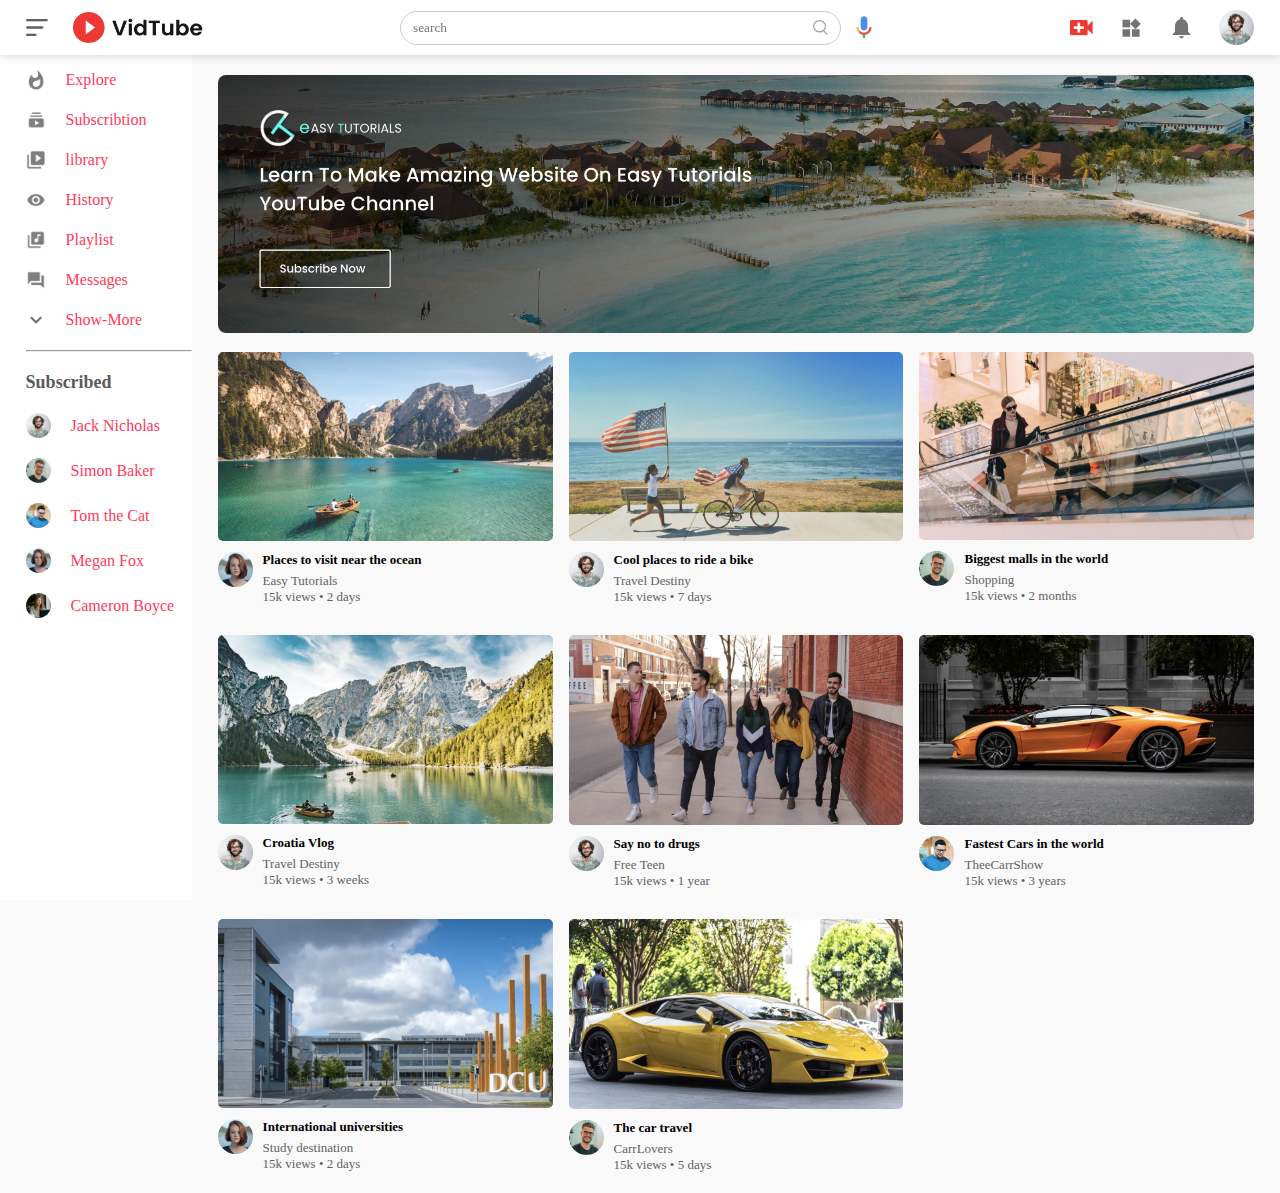
<file: index.html>
<!DOCTYPE html>
<html lang="en">
  <head>
    <meta charset="UTF-8" />
    <meta name="viewport" content="width=device-width, initial-scale=1.0" />
    <link rel="stylesheet" href="styles.css" />
    <title>The Tuber: video-sharing website</title>
  </head>
  <body>
    <nav class="flex-div">
      <div class="nav-left flex-div">
        <img src="images/menu.png" class="menu-icon" />
        <img src="images/logo.png" class="logo" />
      </div>
      <div class="nav-middle flex-div">
        <div class="searchBox flex-div">
          <input type="text" placeholder="search" />
          <img src="images/search.png" />
        </div>
        <img src="images/voice-search.png" class="mic-icon" />
      </div>
      <div class="nav-right flex-div">
        <img src="images/upload.png" />
        <img src="images/more.png" />
        <img src="images/notification.png" />
        <img src="images/Jack.png" class="user-icon" />
      </div>
    </nav>
    <!--------sidebar-------->
    <div class="sideBar">
      <div class="shortcut-links">
        <a href=""
          ><img src="images/home.png" />
          <p>Home</p></a
        >
        <a href=""
          ><img src="images/explore.png" />
          <p>Explore</p></a
        >
        <a href=""
          ><img src="images/subscriprion.png" />
          <p>Subscribtion</p></a
        >
        <a href=""
          ><img src="images/library.png" />
          <p>library</p></a
        >
        <a href=""
          ><img src="images/history.png" />
          <p>History</p></a
        >
        <a href=""
          ><img src="images/playlist.png" />
          <p>Playlist</p></a
        >
        <a href=""
          ><img src="images/messages.png" />
          <p>Messages</p></a
        >
        <a href=""
          ><img src="images/show-more.png" />
          <p>Show-More</p></a
        >
        <hr />
      </div>
      <div>
        <div class="subscribed-list">
          <h3>Subscribed</h3>
          <a href=""
            ><img src="images/Jack.png" />
            <p>Jack Nicholas</p></a
          >
          <a href=""
            ><img src="images/simon.png" />
            <p>Simon Baker</p></a
          >
          <a href=""
            ><img src="images/tom.png" />
            <p>Tom the Cat</p></a
          >
          <a href=""
            ><img src="images/megan.png" />
            <p>Megan Fox</p></a
          >
          <a href=""
            ><img src="images/cameron.png" />
            <p>Cameron Boyce</p></a
          >
        </div>
      </div>
    </div>

    <!--------------main------------>

    <div class="container">
      <div class="banner">
        <img src="images/banner.png" />
      </div>
      <div class="list-container">
        <div class="video-list">
          <a href="video.html"
            ><img src="images/thumbnail1.png" class="thumbnail"
          /></a>
          <div class="flex-div">
            <img src="images/megan.png" />
            <div class="video-info">
              <a href="video.html"> Places to visit near the ocean</a>
              <p>Easy Tutorials</p>
              <p>15k views &bull; 2 days</p>
            </div>
          </div>
        </div>
        <div class="video-list">
          <a href=""><img src="images/thumbnail2.png" class="thumbnail" /></a>
          <div class="flex-div">
            <img src="images/Jack.png" />
            <div class="video-info">
              <a href=""> Cool places to ride a bike</a>
              <p>Travel Destiny</p>
              <p>15k views &bull; 7 days</p>
            </div>
          </div>
        </div>
        <div class="video-list">
          <a href=""><img src="images/thumbnail3.png" class="thumbnail" /></a>
          <div class="flex-div">
            <img src="images/simon.png" />
            <div class="video-info">
              <a href=""> Biggest malls in the world</a>
              <p>Shopping</p>
              <p>15k views &bull; 2 months</p>
            </div>
          </div>
        </div>
        <div class="video-list">
          <a href=""><img src="images/thumbnail4.png" class="thumbnail" /></a>
          <div class="flex-div">
            <img src="images/Jack.png" />
            <div class="video-info">
              <a href=""> Croatia Vlog</a>
              <p>Travel Destiny</p>
              <p>15k views &bull; 3 weeks</p>
            </div>
          </div>
        </div>
        <div class="video-list">
          <a href=""><img src="images/thumbnail5.png" class="thumbnail" /></a>
          <div class="flex-div">
            <img src="images/Jack.png" />
            <div class="video-info">
              <a href=""> Say no to drugs</a>
              <p>Free Teen</p>
              <p>15k views &bull; 1 year</p>
            </div>
          </div>
        </div>
        <div class="video-list">
          <a href=""><img src="images/thumbnail6.png" class="thumbnail" /></a>
          <div class="flex-div">
            <img src="images/tom.png" />
            <div class="video-info">
              <a href=""> Fastest Cars in the world</a>
              <p>TheeCarrShow</p>
              <p>15k views &bull; 3 years</p>
            </div>
          </div>
        </div>
        <div class="video-list">
          <a href=""><img src="images/thumbnail7.png" class="thumbnail" /></a>
          <div class="flex-div">
            <img src="images/megan.png" />
            <div class="video-info">
              <a href=""> International universities</a>
              <p>Study destination</p>
              <p>15k views &bull; 2 days</p>
            </div>
          </div>
        </div>
        <div class="video-list">
          <a href=""><img src="images/thumbnail8.png" class="thumbnail" /></a>
          <div class="flex-div">
            <img src="images/simon.png" />
            <div class="video-info">
              <a href=""> The car travel</a>
              <p>CarrLovers</p>
              <p>15k views &bull; 5 days</p>
            </div>
          </div>
        </div>
      </div>
    </div>

    <script src="app.js"></script>
  </body>
</html>
</file>
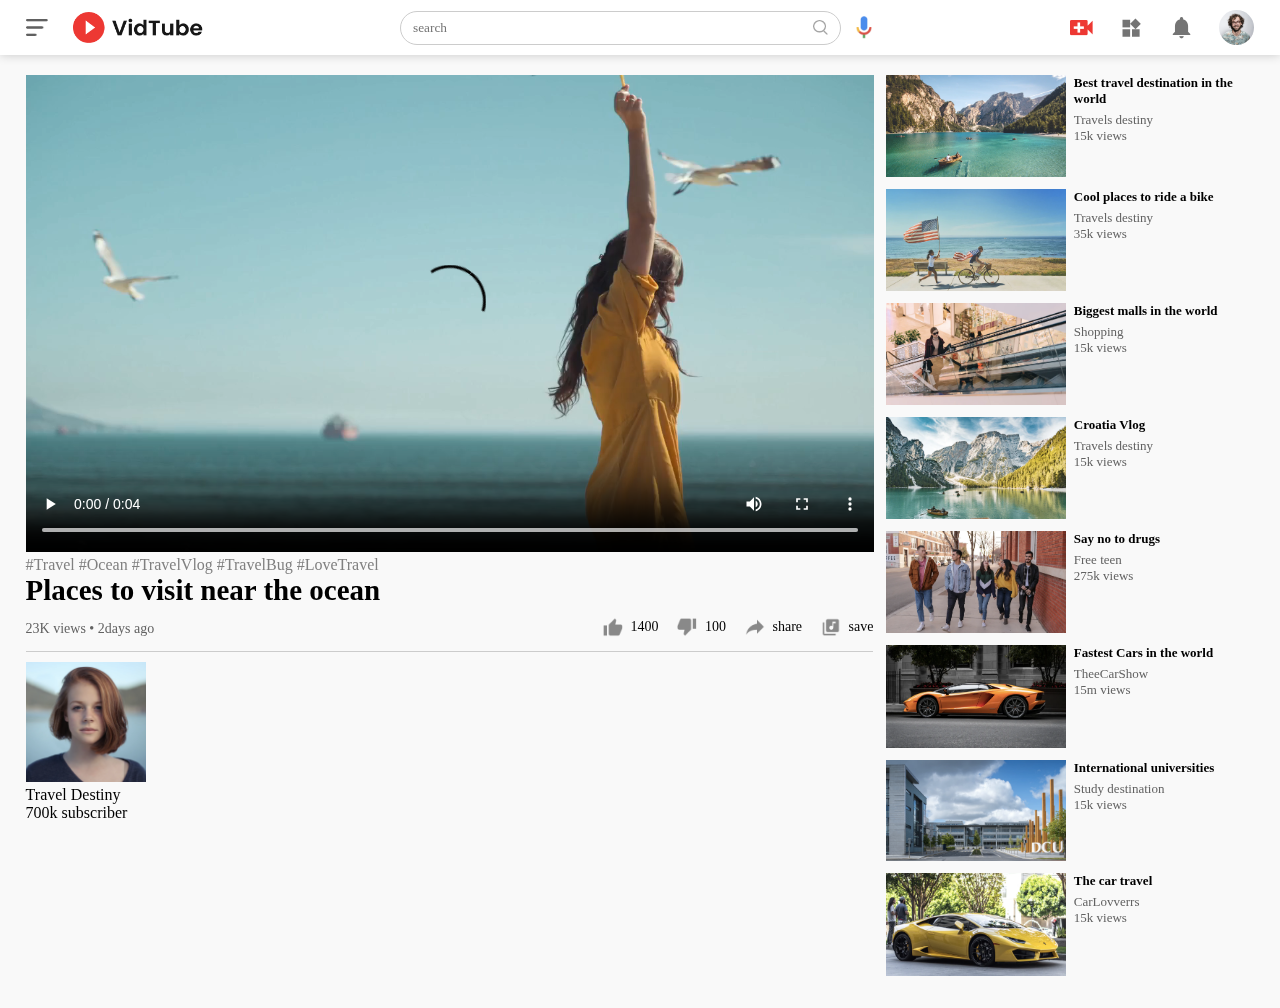
<file: video.html>
<!DOCTYPE html>
<html lang="en">
  <head>
    <meta charset="UTF-8" />
    <meta name="viewport" content="width=device-width, initial-scale=1.0" />
    <title>Play Video - Watch videos on the Tube!</title>
    <link rel="stylesheet" href="styles.css" />
  </head>
  <body>
    <nav class="flex-div">
      <div class="nav-left flex-div">
        <img src="images/menu.png" class="menu-icon" />
        <img src="images/logo.png" class="logo" />
      </div>
      <div class="nav-middle flex-div">
        <div class="searchBox flex-div">
          <input type="text" placeholder="search" />
          <img src="images/search.png" />
        </div>
        <img src="images/voice-search.png" class="mic-icon" />
      </div>
      <div class="nav-right flex-div">
        <img src="images/upload.png" />
        <img src="images/more.png" />
        <img src="images/notification.png" />
        <img src="images/Jack.png" class="user-icon" />
      </div>
    </nav>

    <div class="container play-container">
      <div class="row">
        <div class="play-video">
          <video controls autoplay>
            <source src="images/video.mp4" type="video/mp4" />
          </video>
          <div class="tags">
            <a href="">#Travel</a> <a href="">#Ocean</a>
            <a href="">#TravelVlog</a> <a href="">#TravelBug</a>
            <a href="">#LoveTravel</a>
          </div>
          <h3>Places to visit near the ocean</h3>
          <div class="play-video-info">
            <p>23K views &bull; 2days ago</p>
            <div>
              <a href=""> <img src="images/like.png" />1400</a>
              <a href=""> <img src="images/dislike.png" />100</a>
              <a href=""> <img src="images/share.png" />share</a>
              <a href=""> <img src="images/save.png" />save</a>
            </div>
          </div>
          <hr />
          <div class="publisher">
            <img src="images/megan.png" />
            <div>
              <p>Travel Destiny</p>
              <span>700k subscriber</span>






























              </span>
            </div>
          </div>
        </div>
        <div class="right-sidebar">
          <div class="side-video-list">
            <a href="" class="small-thumbnail"
              ><img src="images/thumbnail1.png"
            /></a>
            <div class="video-info">
              <a href="">Best travel destination in the world</a>
              <p>Travels destiny</p>
              <p>15k views</p>
            </div>
          </div>
          <div class="side-video-list">
            <a href="" class="small-thumbnail"
              ><img src="images/thumbnail2.png"
            /></a>
            <div class="video-info">
              <a href="">Cool places to ride a bike</a>
              <p>Travels destiny</p>
              <p>35k views</p>
            </div>
          </div>
          <div class="side-video-list">
            <a href="" class="small-thumbnail"
              ><img src="images/thumbnail3.png"
            /></a>
            <div class="video-info">
              <a href="">Biggest malls in the world</a>
              <p>Shopping</p>
              <p>15k views</p>
            </div>
          </div>
          <div class="side-video-list">
            <a href="" class="small-thumbnail"
              ><img src="images/thumbnail4.png"
            /></a>
            <div class="video-info">
              <a href="">Croatia Vlog</a>
              <p>Travels destiny</p>
              <p>15k views</p>
            </div>
          </div>
          <div class="side-video-list">
            <a href="" class="small-thumbnail"
              ><img src="images/thumbnail5.png"
            /></a>
            <div class="video-info">
              <a href="">Say no to drugs</a>
              <p>Free teen</p>
              <p>275k views</p>
            </div>
          </div>
          <div class="side-video-list">
            <a href="" class="small-thumbnail"
              ><img src="images/thumbnail6.png"
            /></a>
            <div class="video-info">
              <a href="">Fastest Cars in the world</a>
              <p>TheeCarShow</p>
              <p>15m views</p>
            </div>
          </div>
          <div class="side-video-list">
            <a href="" class="small-thumbnail"
              ><img src="images/thumbnail7.png"
            /></a>
            <div class="video-info">
              <a href="">International universities</a>
              <p>Study destination</p>
              <p>15k views</p>
            </div>
          </div>
          <div class="side-video-list">
            <a href="" class="small-thumbnail"
              ><img src="images/thumbnail8.png"
            /></a>
            <div class="video-info">
              <a href="">The car travel</a>
              <p>CarLovverrs</p>
              <p>15k views</p>
            </div>
          </div>
        </div>
      </div>
    </div>
  </body>
</html>
</file>
<file: styles.css>
* {
  margin: 0;
  padding: 0;
  font-family: "poppins", "san-serif";
  box-sizing: border-box;
}
a {
  text-decoration: none;
  color: rgb(255, 58, 91);
}
img {
  cursor: pointer;
}
.flex-div {
  display: flex;
  align-items: center;
}
nav {
  padding: 10px 2%;
  justify-content: space-between;
  box-shadow: 0 0 10px rgba(0, 0, 0, 0.2);
  background: #ffffff;
  position: sticky;
  top: 0;
  z-index: 10;
}
.nav-right img {
  width: 25px;
  margin-right: 25px;
}
.nav-right .user-icon {
  width: 35px;
  border-radius: 50%;
  margin-right: 0;
}
.nav-left .menu-icon {
  width: 22px;
  margin-right: 25px;
}
.nav-left .logo {
  width: 130px;
}
.nav-middle .mic-icon {
  width: 16px;
}
.nav-middle .searchBox {
  border: 1px solid #ccc;
  margin-right: 15px;
  padding: 8px 12px;
  border-radius: 25px;
}
.nav-middle .searchBox input {
  width: 400px;
  border: 0;
  outline: 0;
  background: transparent;
}
.nav-middle .searchBox img {
  width: 15px;
}

/*----sidebar---*/

.sideBar {
  background: #ffffff;
  width: 15%;
  height: 100vh;
  position: fixed;
  top: 0;
  padding-left: 2%;
  padding-top: 30px;
}
.shortcut-links a img {
  width: 20px;
  margin-right: 20px;
}

.shortcut-links a {
  display: flex;
  align-items: center;
  margin-bottom: 20px;
  width: fit-content;
  flex-wrap: wrap;
}
.shortcut-links a:first-child {
  color: rgb(77, 160, 255);
}
.side-Bar hr {
  border: 0;
  height: 1px;
  background: #ccc;
  width: 85%;
}
.subscribed-list h3 {
  font-size: 18px;
  margin: 20px 0;
  color: #5a5a5a;
  text-decoration: solid;
}
.subscribed-list a {
  display: flex;
  align-items: center;
  margin-bottom: 20px;
  width: fit-content;
  flex-wrap: wrap;
}
.subscribed-list a img {
  width: 25px;
  border-radius: 50%;
  margin-right: 20px;
}
.small-sidebar {
  width: 5%;
}
.small-sidebar a p {
  display: none;
}
.small-sidebar h3 {
  display: none;
}
.small-sidebar hr {
  width: 50%;
  margin-bottom: 25px;
}

/*-----main-----*/

.container {
  background: #f9f9f9;
  padding-left: 17%;
  padding-right: 2%;
  padding-top: 20px;
  padding-bottom: 20px;
}
.large-container {
  padding: 7%;
}
.banner {
  width: 100%;
}

.banner img {
  width: 100%;
  border-radius: 8px;
}
.list-container {
  display: grid;
  grid-template-columns: repeat(auto-fit, minmax(250px, 1fr));
  grid-column-gap: 16px;
  grid-row-gap: 30px;
  margin-top: 15px;
}
.video-list .thumbnail {
  width: 100%;
  border-radius: 5px;
}
.video-list .flex-div {
  align-items: flex-start;
  margin-top: 7px;
}
.video-list .flex-div img {
  width: 35px;
  margin-right: 10px;
  border-radius: 50%;
}
.video-info {
  color: rgb(98, 98, 98);
  font-size: 13px;
}
.video-info a {
  color: black;
  font-weight: 600;
  display: block;
  margin-bottom: 5px;
}
@media (max-width: 900px) {
  .menu-icon {
    display: none;
  }
  .sideBar {
    display: none;
  }
  .container,
  .large-container {
    padding-left: 5%;
    padding-right: 5%;
  }
  .nav-right img {
    display: none;
  }
  .nav-right .user-icon {
    display: block;
    width: 30px;
  }
  .nav-middle .searchBox input {
    width: 100px;
  }
  .nav-middle .mic-icon {
    display: none;
  }
  .logo {
    width: 90px;
  }
}

/*------play video page -------*/
.play-container {
  padding-left: 2%;
}
.row {
  display: flex;
  justify-content: space-between;
  flex-wrap: wrap;
}
.play-video {
  flex-basis: 69%;
}
.right-sidebar {
  flex-basis: 30%;
}
.play-video video {
  width: 100%;
}
.side-video-list {
  display: flex;
  justify-content: space-between;
  margin-bottom: 8px;
}
.side-video-list img {
  width: 100%;
}
.side-video-list .small-thumbnail {
  flex-basis: 49%;
}
.side-video-list .video-info {
  flex-basis: 49%;
}
.play-video .tags a {
  color: grey;
  font-size: 13pxs;
}
.play-video h3 {
  font-weight: 600;
  font-size: 29px;
}
.play-video .play-video-info {
  display: flex;
  align-items: center;
  justify-content: space-between;
  flex-wrap: wrap;
  margin-top: 10px;
  font-size: 14px;
  color: rgb(98, 98, 98);
}
.play-video .play-video-info a img {
  width: 20px;
  margin-right: 8px;
}
.play-video .play-video-info a {
  display: inline-flex;
  align-items: center;
  margin-left: 15px;
  color: black;
}

.play-video hr {
  border: 0;
  height: 1px;
  background: #ccc;
  margin: 10px 0;
}
</file>
